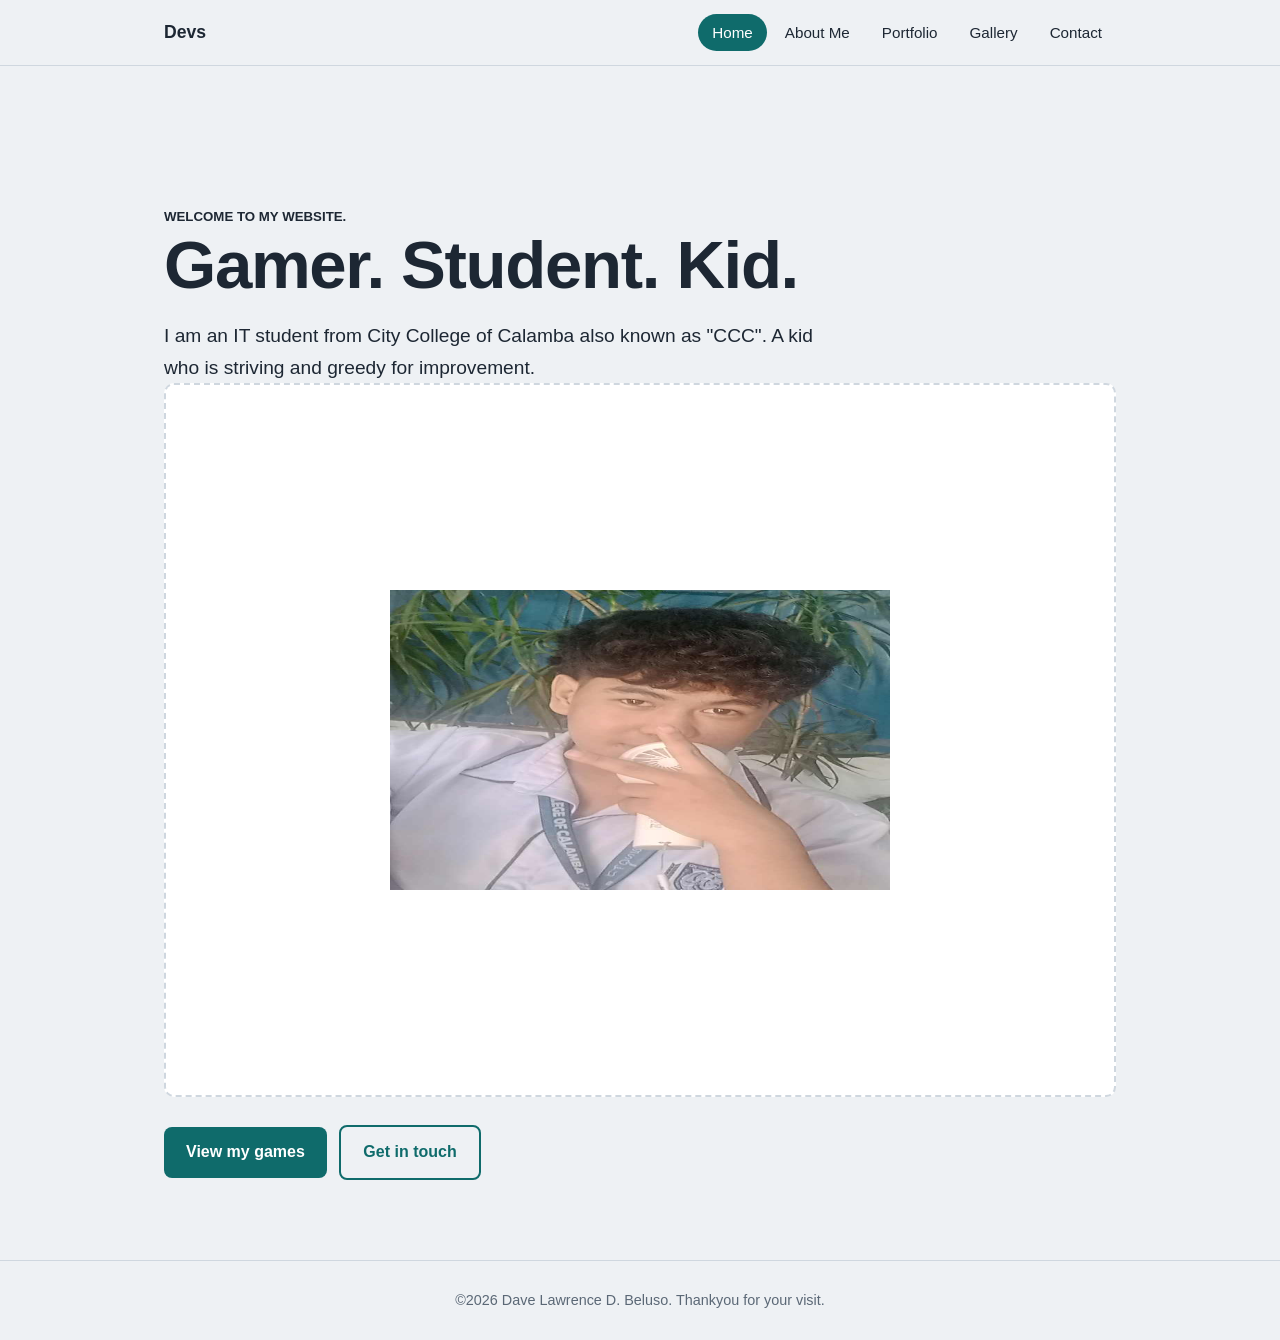
<file: index.html>
<!DOCTYPE html>
<html lang="en">
<head>
<meta charset="UTF-8">
<meta name="viewport" content="width=device-width, initial-scale=1">
<title>Home | Dave</title>
<link rel="stylesheet" href="style.css">
</head>
<body>
<header>
  <nav class="nav" aria-label="Main">
    <a class="brand" href="index.html">Devs</a>
    <ul>
      <li><a href="index.html" aria-current="page">Home</a></li>
      <li><a href="about.html">About Me</a></li>
      <li><a href="portfolio.html">Portfolio</a></li>
      <li><a href="gallery.html">Gallery</a></li>
      <li><a href="contact.html">Contact</a></li>
    </ul>
  </nav>
</header>
<main>
  <div class="home">
  <h5>WELCOME TO MY WEBSITE.</h5>
    <h1>Gamer. Student. Kid.</h1>
    <p class="lead">I am an IT student from City College of Calamba also known as "CCC". A kid who is striving and greedy for improvement.</p>
    <div class="slot"><img src="Devi.jpeg" alt="Devs" width="500" height="300">
    </div>
    <a class="btn" href="portfolio.html">View my games</a>
    <a class="btn outline" href="contact.html">Get in touch</a>
</div>
</main>
<footer>&copy;2026 Dave Lawrence D. Beluso. Thankyou for your visit.</footer>
</body>
</html>
</file>
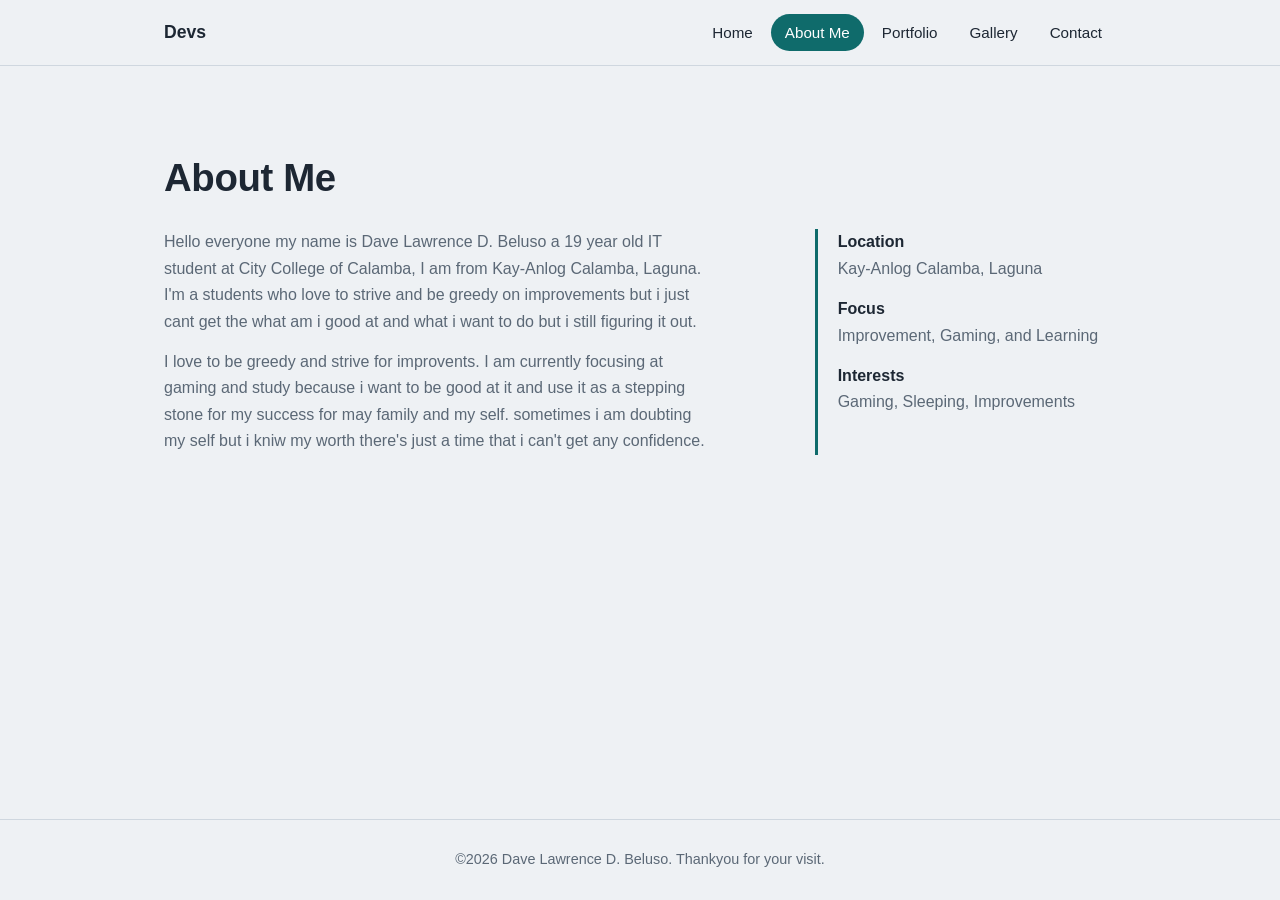
<file: about.html>
<!DOCTYPE html>
<html lang="en">
<head>
<meta charset="UTF-8">
<meta name="viewport" content="width=device-width, initial-scale=1">
<title>About Me | Dave</title>
<link rel="stylesheet" href="style.css">
</head>
<body>
<header>
  <nav class="nav" aria-label="Main">
    <a class="brand" href="index.html">Devs</a>
    <ul>
      <li><a href="index.html">Home</a></li>
      <li><a href="about.html" aria-current="page">About Me</a></li>
      <li><a href="portfolio.html">Portfolio</a></li>
      <li><a href="gallery.html">Gallery</a></li>
      <li><a href="contact.html">Contact</a></li>
    </ul>
  </nav>
</header>
<main>
  <h2>About Me</h2>
  <div class="about-grid">
    <div>
      <p>Hello everyone my name is Dave Lawrence D. Beluso a 19 year old IT student at City College of Calamba, I am from Kay-Anlog Calamba, Laguna. I'm a students who love to strive and be greedy on improvements but i just cant get the what am i good at and what i want to do but i still figuring it out.</p>
      <p>I love to be greedy and strive for improvents. I am currently focusing at gaming and study because i want to be good at it and use it as a stepping stone for my success for may family and my self. sometimes i am doubting my self but i kniw my worth there's just a time that i can't get any confidence.</p>
    </div>
    <ul class="facts">
      <li><strong>Location</strong>Kay-Anlog Calamba, Laguna</li>
      <li><strong>Focus</strong>Improvement, Gaming, and Learning</li>
      <li><strong>Interests</strong>Gaming, Sleeping, Improvements</li>
    </ul>
  </div>
</main>
<footer>&copy;2026 Dave Lawrence D. Beluso. Thankyou for your visit.</footer>
</body>
</html>
</file>
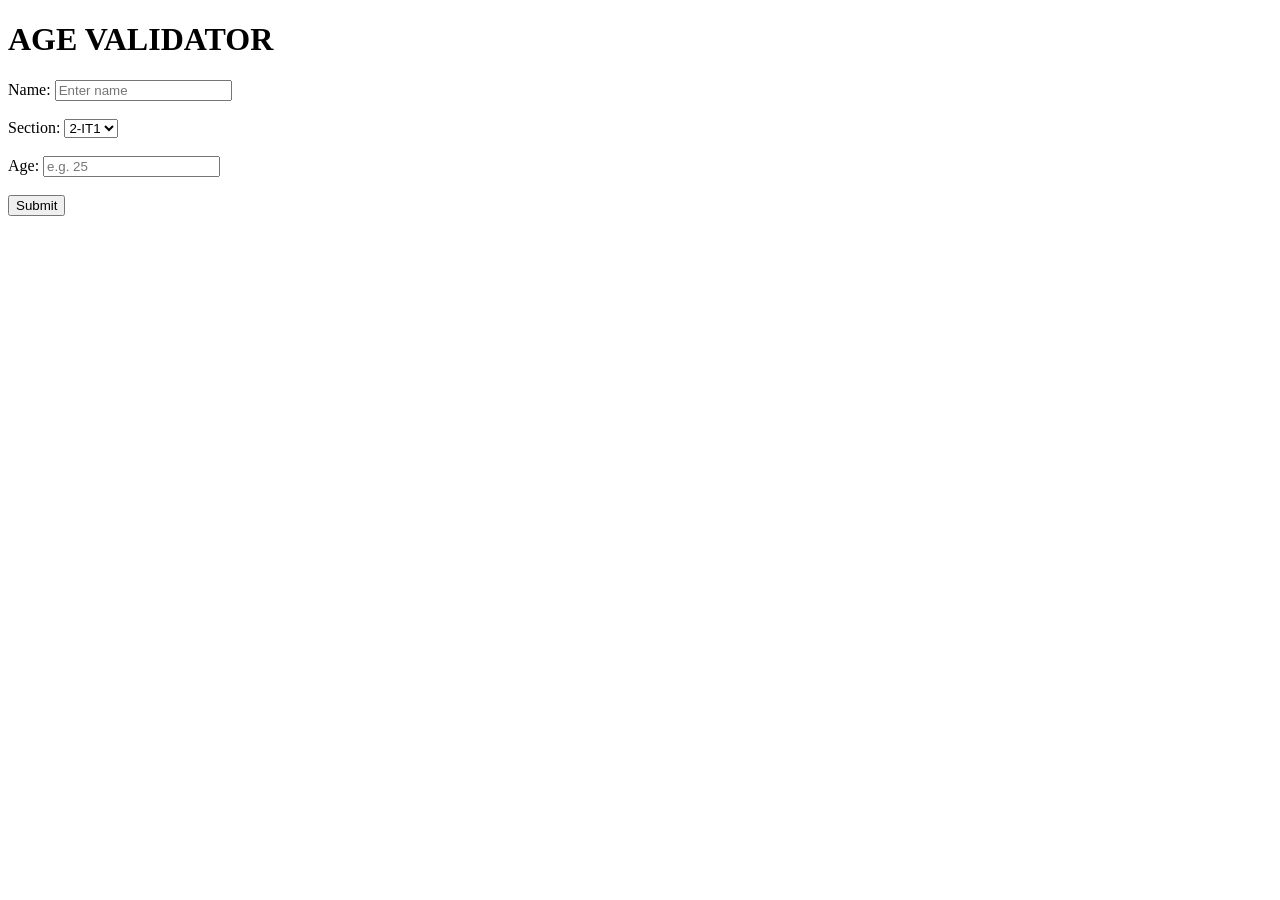
<file: AGE.html>
<!DOCTYPE html>
<html>
<head>
  <meta charset="UTF-8">
  <meta name="viewport" content="width=device-width, initial-scale=1.0">
  <title>User Registration Check</title>
</head>
<body>

  <h1>AGE VALIDATOR</h1>

  <form id="registrationForm">
    <div>
      <label for="name">Name: </label>
      <input type="text" id="name" placeholder="Enter name">
    </div>
<br>
    <div>
      <label for="section">Section: </label>
      <select id="section">
        <option value="2IT1">2-IT1</option>
        <option value="2IT2">2-IT2</option>
        <option value="2IT3">2-IT3</option>
      </select>
    </div>
<br>
    <div>
      <label for="age">Age: </label>
      <input type="number" id="age" placeholder="e.g. 25">
    </div>
<br>
    <button type="button" onclick="checkRegistration()">Submit</button>
  </form>

  <p id="resultMessage"></p>

  <script>
    function checkRegistration() {
      const nameInput = document.getElementById("name").value.trim();
      const sectionInput = document.getElementById("section").value;
      const ageInput = document.getElementById("age").value.trim();
      const resultDiv = document.getElementById("resultMessage");

      resultDiv.textContent = "";

      if (nameInput === "" || ageInput === "") {
        resultDiv.style.color = "red";
        resultDiv.textContent = "Error: Please fill up all fields";
        return;
      }

      const age = parseInt(ageInput, 10);

      if (age <= 0) {
        resultDiv.style.color = "yellow";
        resultDiv.textContent = "Please input number greater than 0";
        return;
      }

      if (age < 18) {
        resultDiv.style.color = "red";
        resultDiv.textContent = "Error: Minor Account. Access Restricted";
        return;
      }

      resultDiv.style.color = "green";
      resultDiv.textContent = `Access Granted: Adult Account. Hello ${nameInput} (${sectionInput}), you are ${age} years old.`;
    }
  </script>

</body>
</html>
</file>
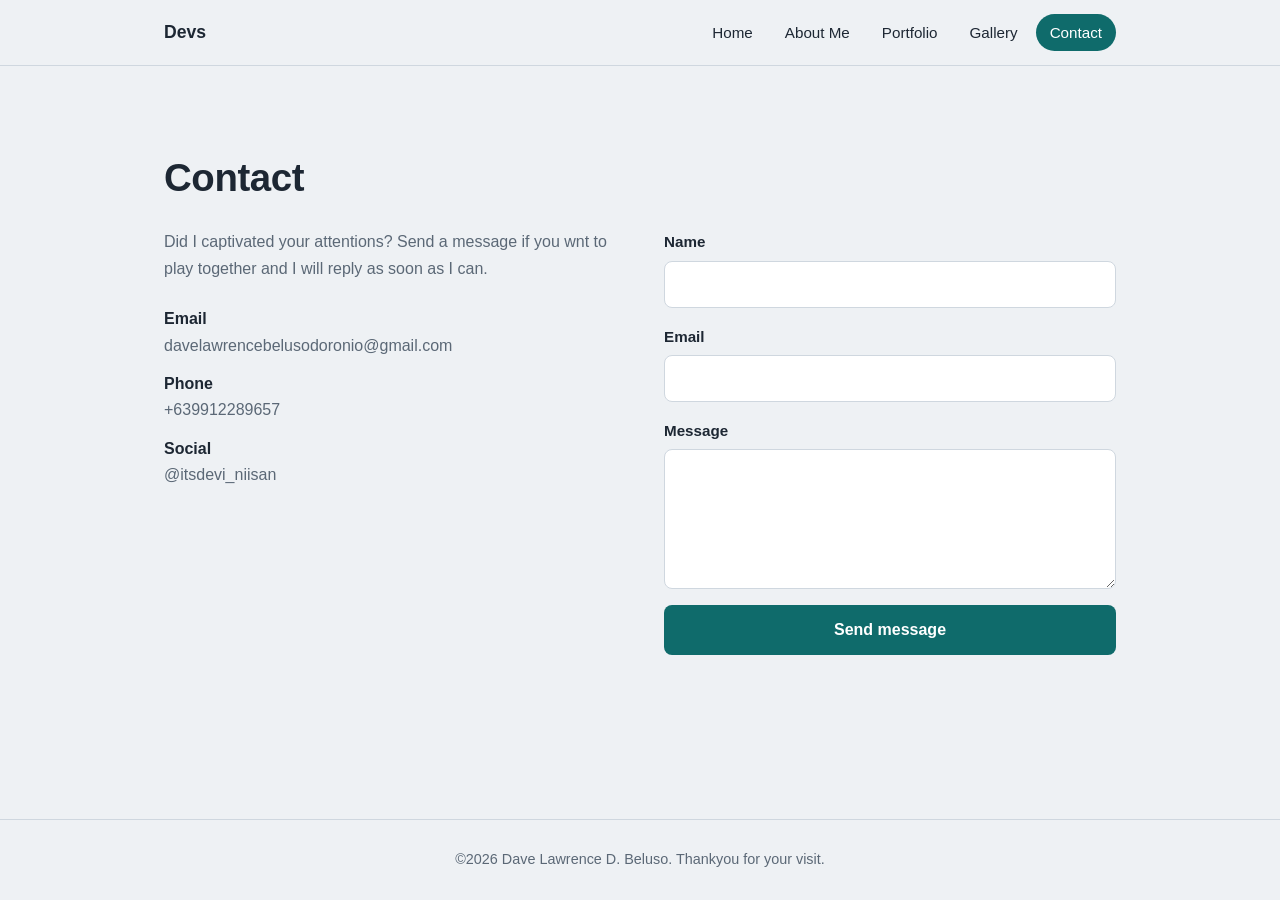
<file: contact.html>
<!DOCTYPE html>
<html lang="en">
<head>
<meta charset="UTF-8">
<meta name="viewport" content="width=device-width, initial-scale=1">
<title>Contact | Dave</title>
<link rel="stylesheet" href="style.css">
</head>
<body>
<header>
  <nav class="nav" aria-label="Main">
    <a class="brand" href="index.html">Devs</a>
    <ul>
      <li><a href="index.html">Home</a></li>
      <li><a href="about.html">About Me</a></li>
      <li><a href="portfolio.html">Portfolio</a></li>
      <li><a href="gallery.html">Gallery</a></li>
      <li><a href="contact.html" aria-current="page">Contact</a></li>
    </ul>
  </nav>
</header>
<main>
  <h2>Contact</h2>
  <div class="contact-grid">
    <div>
      <p>Did I captivated your attentions? Send a message if you wnt to play together and I will reply as soon as I can.</p>
      <ul class="links">
        <li><strong>Email</strong>davelawrencebelusodoronio@gmail.com</li>
        <li><strong>Phone</strong>+639912289657</li>
        <li><strong>Social</strong>@itsdevi_niisan</li>
      </ul>
    </div>
    <form id="contact-form" action="https://formspree.io/f/myezrrlj" method="POST">
      <label>Name <input type="text" name="name" required></label>
      <label>Email <input type="email" name="email" required></label>
      <label>Message <textarea name="message" required></textarea></label>
      <input type="text" name="_gotcha" style="display:none" tabindex="-1" autocomplete="off">
      <button class="btn" type="submit" style="margin-top:0;">Send message</button>
      <p id="form-status" role="status" aria-live="polite"></p>
    </form>
  </div>
</main>
<footer>&copy;2026 Dave Lawrence D. Beluso. Thankyou for your visit.</footer>
<script>
  const form = document.getElementById('contact-form');
  const status = document.getElementById('form-status');
  form.addEventListener('submit', async (e) => {
    e.preventDefault();
    status.textContent = 'Sending...';
    try {
      const res = await fetch(form.action, {
        method: 'POST',
        body: new FormData(form),
        headers: { 'Accept': 'application/json' }
      });
      if (res.ok) {
        status.textContent = 'Thank you! Your message has been sent.';
        form.reset();
      } else {
        status.textContent = 'Something went wrong. Please try again.';
      }
    } catch (err) {
      status.textContent = 'Network error. Please try again.';
    }
  });
</script>
</body>
</html>
</file>
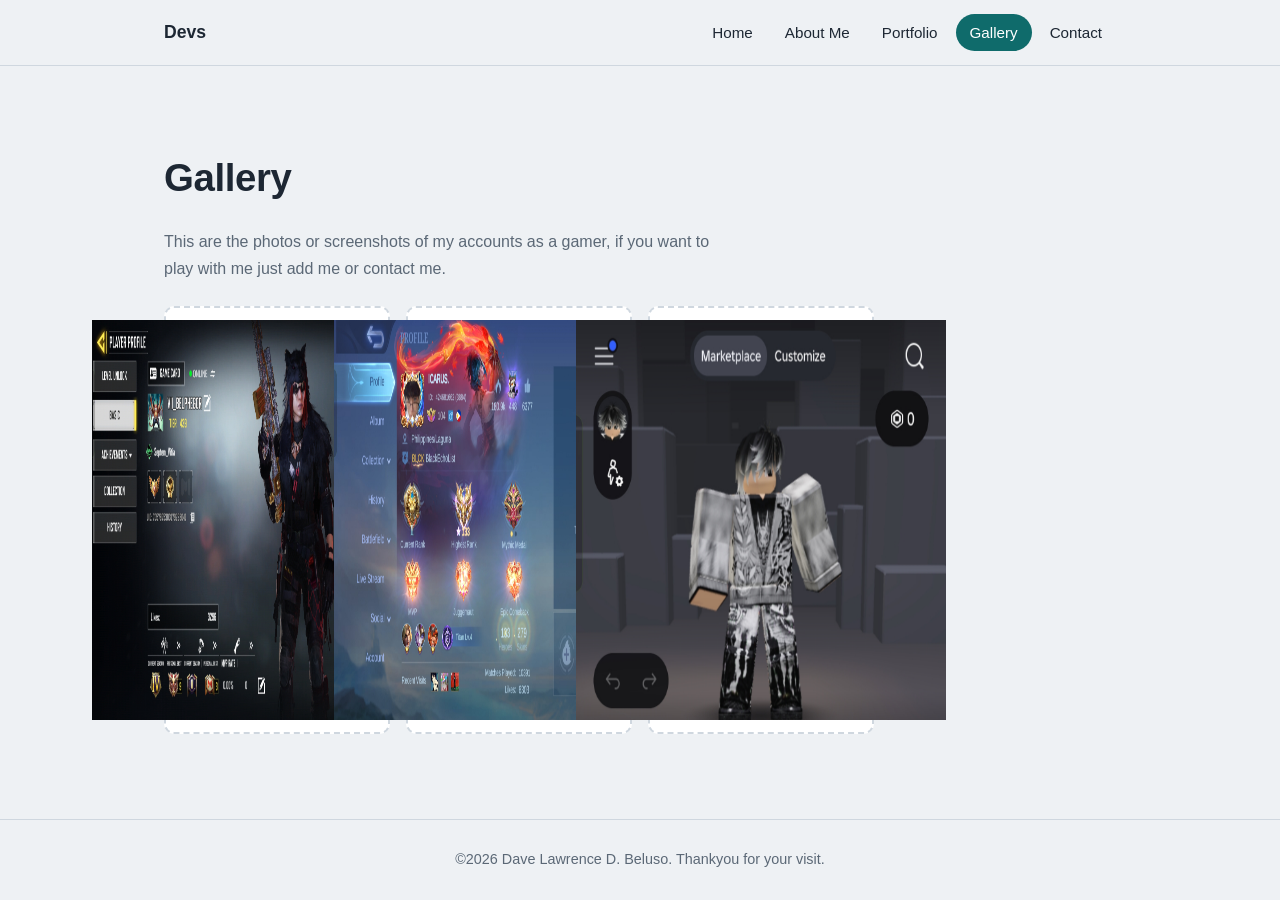
<file: gallery.html>
<!DOCTYPE html>
<html lang="en">
<head>
<meta charset="UTF-8">
<meta name="viewport" content="width=device-width, initial-scale=1">
<title>Gallery | Dave</title>
<link rel="stylesheet" href="style.css">
</head>
<body>
<header>
  <nav class="nav" aria-label="Main">
    <a class="brand" href="index.html">Devs</a>
    <ul>
      <li><a href="index.html">Home</a></li>
      <li><a href="about.html">About Me</a></li>
      <li><a href="portfolio.html">Portfolio</a></li>
      <li><a href="gallery.html" aria-current="page">Gallery</a></li>
      <li><a href="contact.html">Contact</a></li>
    </ul>
  </nav>
</header>
<main>
  <h2>Gallery</h2>
  <p>This are the photos or screenshots of my accounts as a gamer, if you want to play with me just add me or contact me.</p>
  <div class="gallery-grid">
    <div class="slot"><img src="COD.jpg" alt="CODM" width="370" height="400"></div>
    <div class="slot"><img src="ML.jpg" alt="ML" width="370" height="400"></div>
    <div class="slot"><img src="RB.jpg" alt="ROBLOX" width="370" height="400"></div>
  </div>
</main>
<footer>&copy;2026 Dave Lawrence D. Beluso. Thankyou for your visit.</footer>
</body>
</html>
</file>
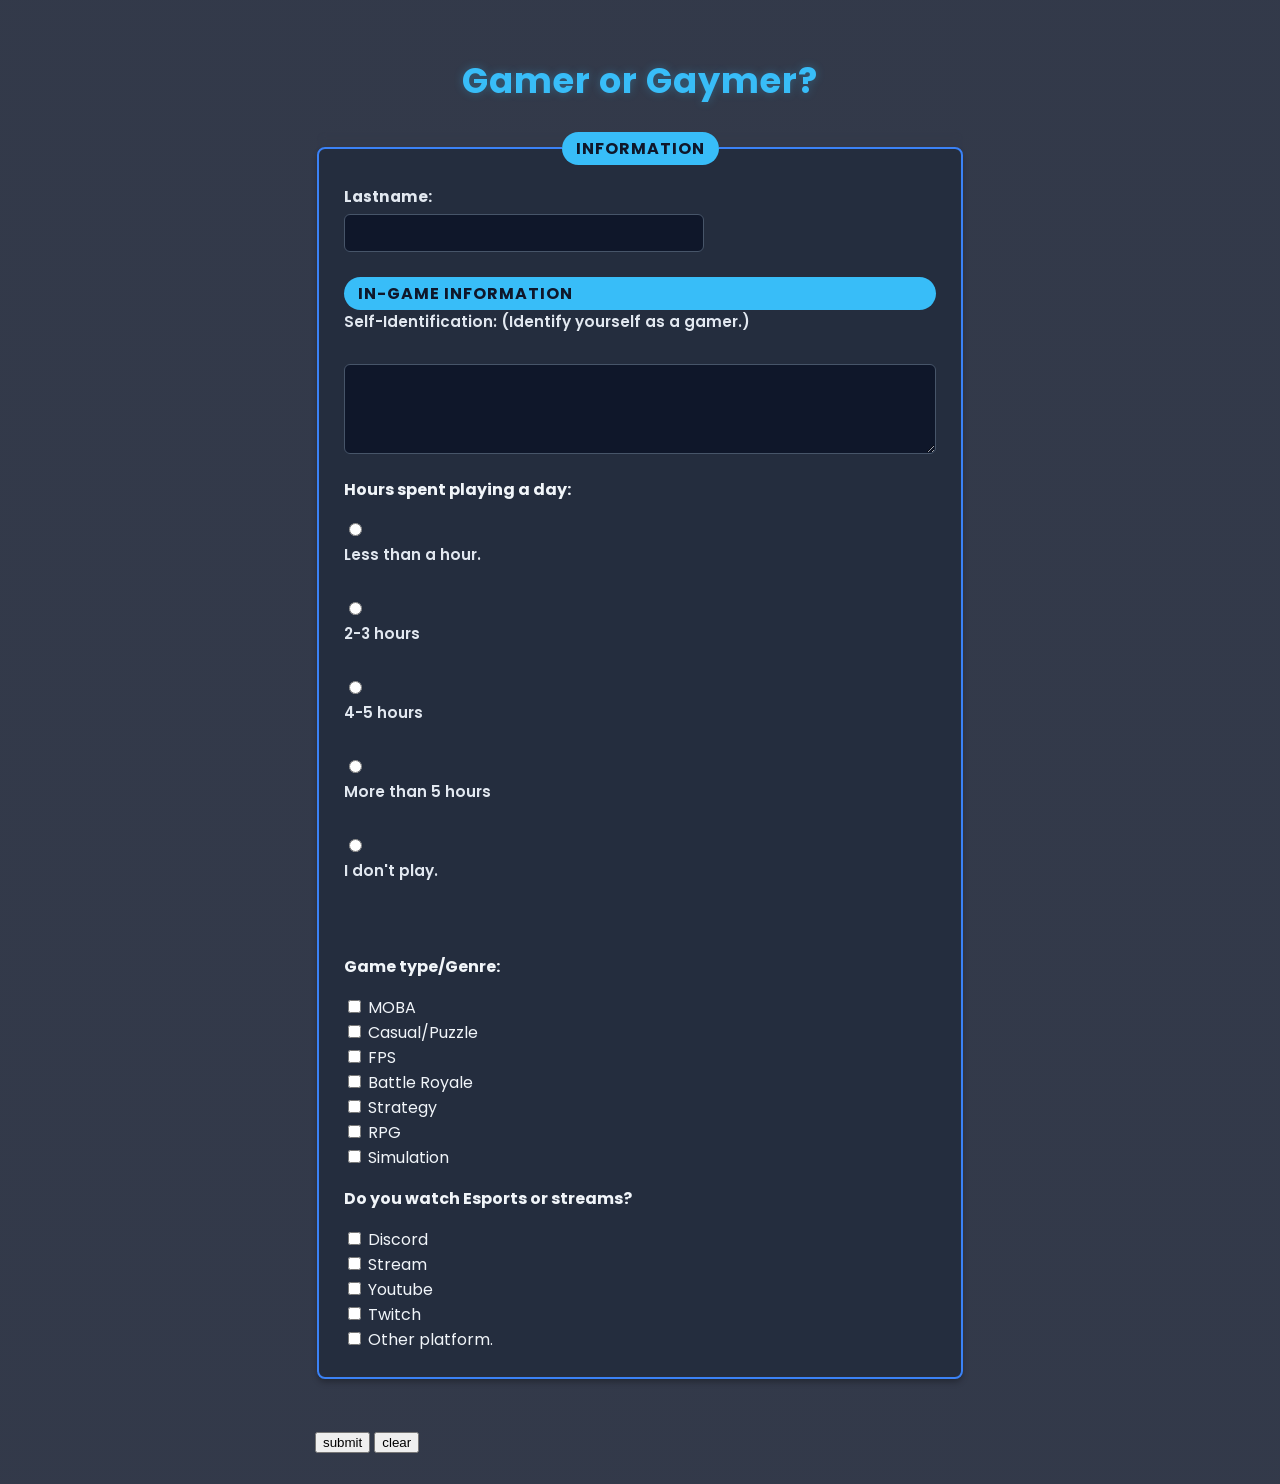
<file: GamerOrGaymer.html>
<!DOCTYPE html>

<html>

<link rel="preconnect" href="https://fonts.googleapis.com">
<link rel="preconnect" href="https://fonts.gstatic.com" crossorigin>
<link href="https://fonts.googleapis.com/css2?family=Poppins:wght@400;600;700&display=swap" rel="stylesheet">

<style>
    body {
        font-family: 'Poppins', sans-serif;
        max-width: 650px;
        margin: 0 auto;
        padding: 30px 20px;
        color: #f1f5f9;
        background: linear-gradient(rgba(15, 23, 42, 0.85), rgba(15, 23, 42, 0.85)), 
                    url('https://images.unsplash.com/photo-1542751371-adc38448a05e?auto=format&fit=crop&w=1350&q=80') center/cover fixed no-repeat;
    }

 
    h1 {
        text-align: center;
        font-size: 2.2rem;
        font-weight: 700;
        margin-bottom: 25px;
        color: #38bdf8;
        text-shadow: 0 0 10px rgba(56, 189, 248, 0.3);
        letter-spacing: 1px;
    }

    fieldset {
        border: 2px solid #3b82f6;
        border-radius: 8px;
        margin-bottom: 25px;
        padding: 20px 25px 25px 25px;
        background-color: rgba(30, 41, 59, 0.7);
        backdrop-filter: blur(4px);
        box-shadow: 0 4px 6px -1px rgba(0, 0, 0, 0.3);
    }

    legend {
        font-weight: 700;
        font-size: 1rem;
        padding: 4px 14px;
        margin: 0 auto;
        text-transform: uppercase;
        color: #0f172a;
        background-color: #38bdf8;
        border-radius: 20px;
        letter-spacing: 1px;
    }

    .form-group {
        margin-bottom: 18px;
    }

    label {
        display: block;
        font-weight: 600;
        margin-bottom: 6px;
        color: #e2e8f0;
        font-size: 0.95rem;
    }

    input[type="text"],
    textarea {
        width: 100%;
        max-width: 360px;
        padding: 8px 12px;
        border: 1px solid #475569;
        border-radius: 6px;
        box-sizing: border-box;
        font-family: inherit;
        background-color: #0f172a;
        color: #f8fafc;
        outline: none;
        transition: border-color 0.2s, box-shadow 0.2s;
    }

    input[type="text"]:focus,
    textarea:focus {
        border-color: #38bdf8;
        box-shadow: 0 0 8px rgba(56, 189, 248, 0.4);
    }

    textarea {
        max-width: 100%;
        height: 90px;
        resize: vertical;
    }

    .section-title {
        font-weight: 600;
        margin-top: 20px;
        margin-bottom: 10px;
        color: #c084fc;
        font-size: 1rem;
    }

    .option-group {
        display: flex;
        align-items: center;
        gap: 10px;
        margin-bottom: 8px;
        font-weight: 400;
        color: #cbd5e1;
        cursor: pointer;
    }

    .option-group input {
        accent-color: #c084fc;
        width: 16px;
        height: 16px;
        cursor: pointer;
    }

    /* Centered Submit and Clear Buttons */
    .button-group {
        text-align: center;
        margin-top: 25px;
        display: flex;
        justify-content: center;
        gap: 15px;
    }

    .button-group input[type="submit"],
    .button-group input[type="reset"] {
        border: none;
        padding: 10px 24px;
        border-radius: 6px;
        cursor: pointer;
        font-size: 0.95rem;
        font-weight: 600;
        font-family: inherit;
        text-transform: uppercase;
        letter-spacing: 0.5px;
        transition: transform 0.1s, background-color 0.2s, box-shadow 0.2s;
    }

    .button-group input[type="submit"] {
        background-color: #38bdf8;
        color: #0f172a;
    }

    .button-group input[type="submit"]:hover {
        background-color: #7dd3fc;
        box-shadow: 0 0 12px rgba(56, 189, 248, 0.5);
        transform: translateY(-1px);
    }

    .button-group input[type="reset"] {
        background-color: #64748b;
        color: #ffffff;
    }

    .button-group input[type="reset"]:hover {
        background-color: #94a3b8;
        box-shadow: 0 0 12px rgba(148, 163, 184, 0.3);
        transform: translateY(-1px);
    }
</style>

<head>

<title>Gamer or Gaymer!</title>
<body>
<h1><b>Gamer or Gaymer?</b></h1>

<form>

<fieldset> 
<legend><b> INFORMATION </b></legend>
<label> <b>Lastname: </b></label>
<input
type = "text"
name = "Lastname"
size = "20"
maxlength = "30">
<br><br>

<lab


<fieldset>
<legend> IN-GAME INFORMATION </legend>

<b><label for= "Self-Identification" > Self-Identification: (Identify yourself as a gamer.)</label></b><br>
<textarea id="Self-Identification" name="SI" rows="4" cols="40" > </textarea>


<p> <b>Hours spent playing a day:</b></p>

<input type="radio"
id="Less than a hour."
name="hours"
value="Gaymer">
<label for="LTAR">Less than a hour.</label><br>

<input type="radio"
id="2-3 hours"
name="hours"
value="Gamer">
<label for="2-3 hours">2-3 hours</label><br>

<input type="radio"
id="4-5 hours"
name="hours"
value="Gamer">
<label for="4-5 hours">4-5 hours</label><br>

<input type="radio"
id="More than 5 hours"
name="hours"
value="Gamer">
<label for="More than 5 hours">More than 5 hours</label><br>

<input type="radio"
id="I don't play"
name="hours"
value="Gaymer">
<label for="IDP">I don't play.</label><br>


<br> <p><b> Game type/Genre: </b></p>

<input type="checkbox"
name="Genre"
value="Gamer"> 
MOBA<br>

<input type="checkbox"
name="Genre"
value="Gaymer"> 
Casual/Puzzle<br>

<input type="checkbox"
name="Genre"
value="Gamer">
FPS<br>

<input type="checkbox"
name="Genre"
value="Gamer">
Battle Royale<br>

<input type="checkbox"
name="Genre"
value="Gaymer">
 Strategy<br>
 
 <input type="checkbox"
 name="Genre"
 value="Gamer">
 RPG<br>
 
 <input type="checkbox"
 name="Genre"
 value="Gamer">
 Simulation<br>


<p><b>Do you watch  Esports or streams?</b></p>

<input type="checkbox"
name="watch"
value="Discord">
 Discord<br>
 
 <input type="checkbox"
 name="watch"
 value="Stream">
 Stream<br>
 
 <input type="checkbox"
 name="watch"
 value="youtube">
 Youtube<br>
 
 <input type="checkbox"
 name="watch"
 value="twitch">
 Twitch<br>
 
 <input type="checkbox"
 name="watch"
 value="Other">
 Other platform.<br>
 
 </fieldset>
 
 <br><input type= "submit" value= "submit">
 <input type= "reset" value= "clear"

 </form>
</body>

</html>
</file>
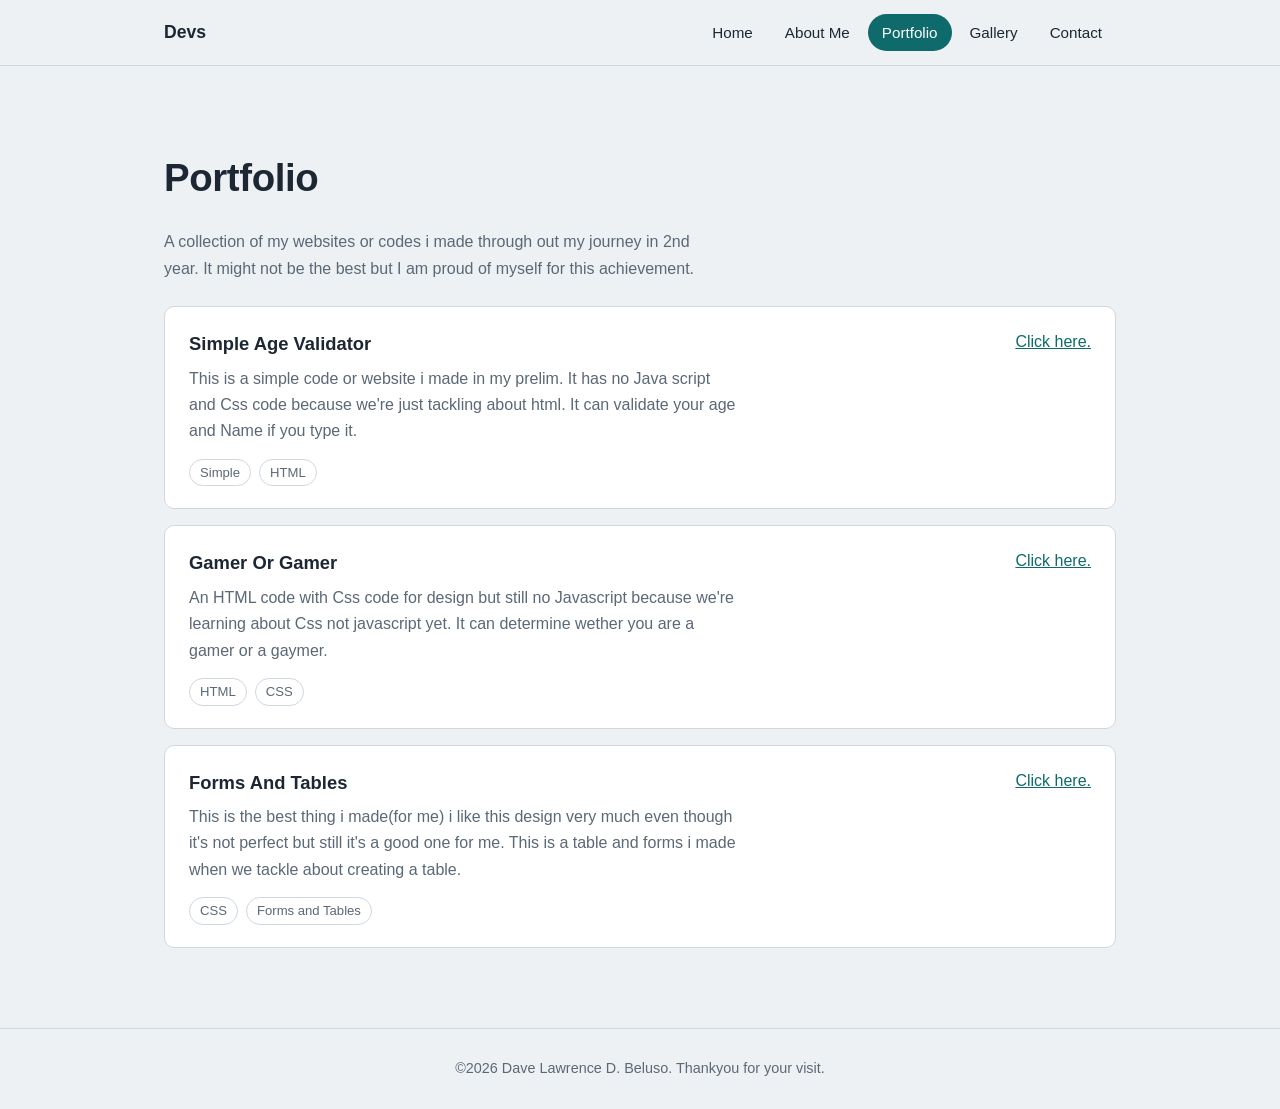
<file: portfolio.html>
<!DOCTYPE html>
<html lang="en">
<head>
<meta charset="UTF-8">
<meta name="viewport" content="width=device-width, initial-scale=1">
<title>Portfolio | Dave</title>
<link rel="stylesheet" href="style.css">
</head>
<body>
<header>
  <nav class="nav" aria-label="Main">
    <a class="brand" href="index.html">Devs</a>
    <ul>
      <li><a href="index.html">Home</a></li>
      <li><a href="about.html">About Me</a></li>
      <li><a href="portfolio.html" aria-current="page">Portfolio</a></li>
      <li><a href="gallery.html">Gallery</a></li>
      <li><a href="contact.html">Contact</a></li>
    </ul>
  </nav>
</header>
<main>
  <h2>Portfolio</h2>
  <p>A collection of my websites or codes i made through out my journey in 2nd year. It might not be the best but I am proud of myself for this achievement.</p>
  <div class="project-list">
      <article class="project">
        <div><h3>Simple Age Validator</h3><p>This is a simple code or website i made in my prelim. It has no Java script and Css code because we're just tackling about html. It can validate your age and Name if you type it.</p></div>
        <a href="AGE.html">Click here.</a>
        <div class="tags"><span>Simple</span><span>HTML</span></div>
      </article>
      <article class="project">
        <div><h3>Gamer Or Gamer</h3><p>An HTML code with Css code for design but still no Javascript because we're learning about Css not javascript yet. It can determine wether you are a gamer or a gaymer.</p></div>
        <a href="GamerOrGaymer.html">Click here.</a>
        <div class="tags"><span>HTML</span><span>CSS</span></div>
      </article>
      <article class="project">
        <div><h3>Forms And Tables</h3><p>This is the best thing i made(for me) i like this design very much even though it's not perfect but still it's a good one for me. This is a table and forms i made when we tackle about creating a table.</p></div>
        <a href="FormsAndTables.html">Click here.</a>
        <div class="tags"><span>CSS</span><span>Forms and Tables</span></div>
      </article>
  </div>
</main>
<footer>&copy;2026 Dave Lawrence D. Beluso. Thankyou for your visit.</footer>
</body>
</html>
</file>
<file: style.css>
:root {
  --bg: #eef1f4; --surface: #ffffff; --ink: #1d2733; --muted: #5b6876;
  --line: #cfd7df; --accent: #0f6b6b; --accent-ink: #ffffff;
  --font: "Segoe UI", "Helvetica Neue", Arial, sans-serif;
}
@media (prefers-color-scheme: dark) {
  :root { --bg: #141b22; --surface: #1c252e; --ink: #e7ecf1; --muted: #9aa8b5;
    --line: #2d3945; --accent: #5cc4c0; --accent-ink: #0e1a1a; }
}
* { box-sizing: border-box; margin: 0; padding: 0; }
body { font-family: var(--font); background: var(--bg); color: var(--ink); line-height: 1.65; min-height: 100vh; display: flex; flex-direction: column; }
a { color: var(--accent); }
:focus-visible { outline: 3px solid var(--accent); outline-offset: 3px; }

header { background: var(--bg); border-bottom: 1px solid var(--line); }
.nav { max-width: 1000px; margin: 0 auto; padding: 14px 24px; display: flex; align-items: center; justify-content: space-between; gap: 16px; flex-wrap: wrap; }
.brand { font-weight: 700; font-size: 1.1rem; color: var(--ink); text-decoration: none; }
.nav ul { list-style: none; display: flex; gap: 4px; flex-wrap: wrap; }
.nav ul a { display: block; padding: 6px 14px; border-radius: 999px; color: var(--ink); text-decoration: none; font-size: 0.95rem; }
.nav ul a:hover { background: var(--surface); }
.nav ul a[aria-current="page"] { background: var(--accent); color: var(--accent-ink); }

main { flex: 1; width: 100%; max-width: 1000px; margin: 0 auto; padding: 80px 24px; }
h1 { font-size: clamp(2.4rem, 7vw, 4.2rem); line-height: 1.1; letter-spacing: -0.02em; margin-bottom: 18px; }
h2 { font-size: clamp(1.8rem, 4vw, 2.4rem); letter-spacing: -0.01em; margin-bottom: 20px; }
h3 { font-size: 1.15rem; margin-bottom: 6px; }
p { max-width: 62ch; color: var(--muted); }
p + p { margin-top: 14px; }
.lead { font-size: 1.2rem; color: var(--ink); }

.btn { display: inline-block; margin-top: 28px; padding: 12px 22px; border-radius: 8px; background: var(--accent); color: var(--accent-ink); text-decoration: none; border: none; cursor: pointer; font: inherit; font-weight: 600; }
.btn.outline { background: transparent; color: var(--accent); border: 2px solid var(--accent); margin-left: 8px; }

.home { padding-top: 60px; }
.about-grid { display: grid; grid-template-columns: 2fr 1fr; gap: 48px; }
.facts { list-style: none; border-left: 3px solid var(--accent); padding-left: 20px; }
.facts li { margin-bottom: 14px; color: var(--muted); }
.facts strong { display: block; color: var(--ink); }

.project-list { display: grid; gap: 16px; margin-top: 24px; }
.project { background: var(--surface); border: 1px solid var(--line); border-radius: 10px; padding: 22px 24px; display: grid; grid-template-columns: 1fr auto; gap: 8px 24px; align-items: start; }
.project p { margin: 0; }
.tags { grid-column: 1 / -1; display: flex; gap: 8px; flex-wrap: wrap; margin-top: 6px; }
.tags span { font-size: 0.82rem; padding: 2px 10px; border-radius: 999px; border: 1px solid var(--line); color: var(--muted); }

.gallery-grid { display: grid; grid-template-columns: repeat(auto-fill, minmax(220px, 1fr)); gap: 16px; margin-top: 24px; }
.slot { aspect-ratio: 4 / 3; background: var(--surface); border: 2px dashed var(--line); border-radius: 10px; display: flex; align-items: center; justify-content: center; color: var(--muted); text-align: center; padding: 12px; }

.contact-grid { display: grid; grid-template-columns: 1fr 1fr; gap: 48px; }
form { display: grid; gap: 16px; }
label { display: grid; gap: 6px; font-weight: 600; font-size: 0.95rem; }
input, textarea { font: inherit; padding: 10px 12px; border-radius: 8px; border: 1px solid var(--line); background: var(--surface); color: var(--ink); }
textarea { min-height: 140px; resize: vertical; }
.links { list-style: none; margin-top: 24px; }
.links li { margin-bottom: 12px; color: var(--muted); }
.links strong { display: block; color: var(--ink); }

footer { text-align: center; padding: 28px 24px; color: var(--muted); font-size: 0.9rem; border-top: 1px solid var(--line); }

@media (max-width: 720px) {
  .about-grid, .contact-grid { grid-template-columns: 1fr; gap: 32px; }
  main { padding: 56px 24px; }
  .btn.outline { margin-left: 0; }
}
</file>
